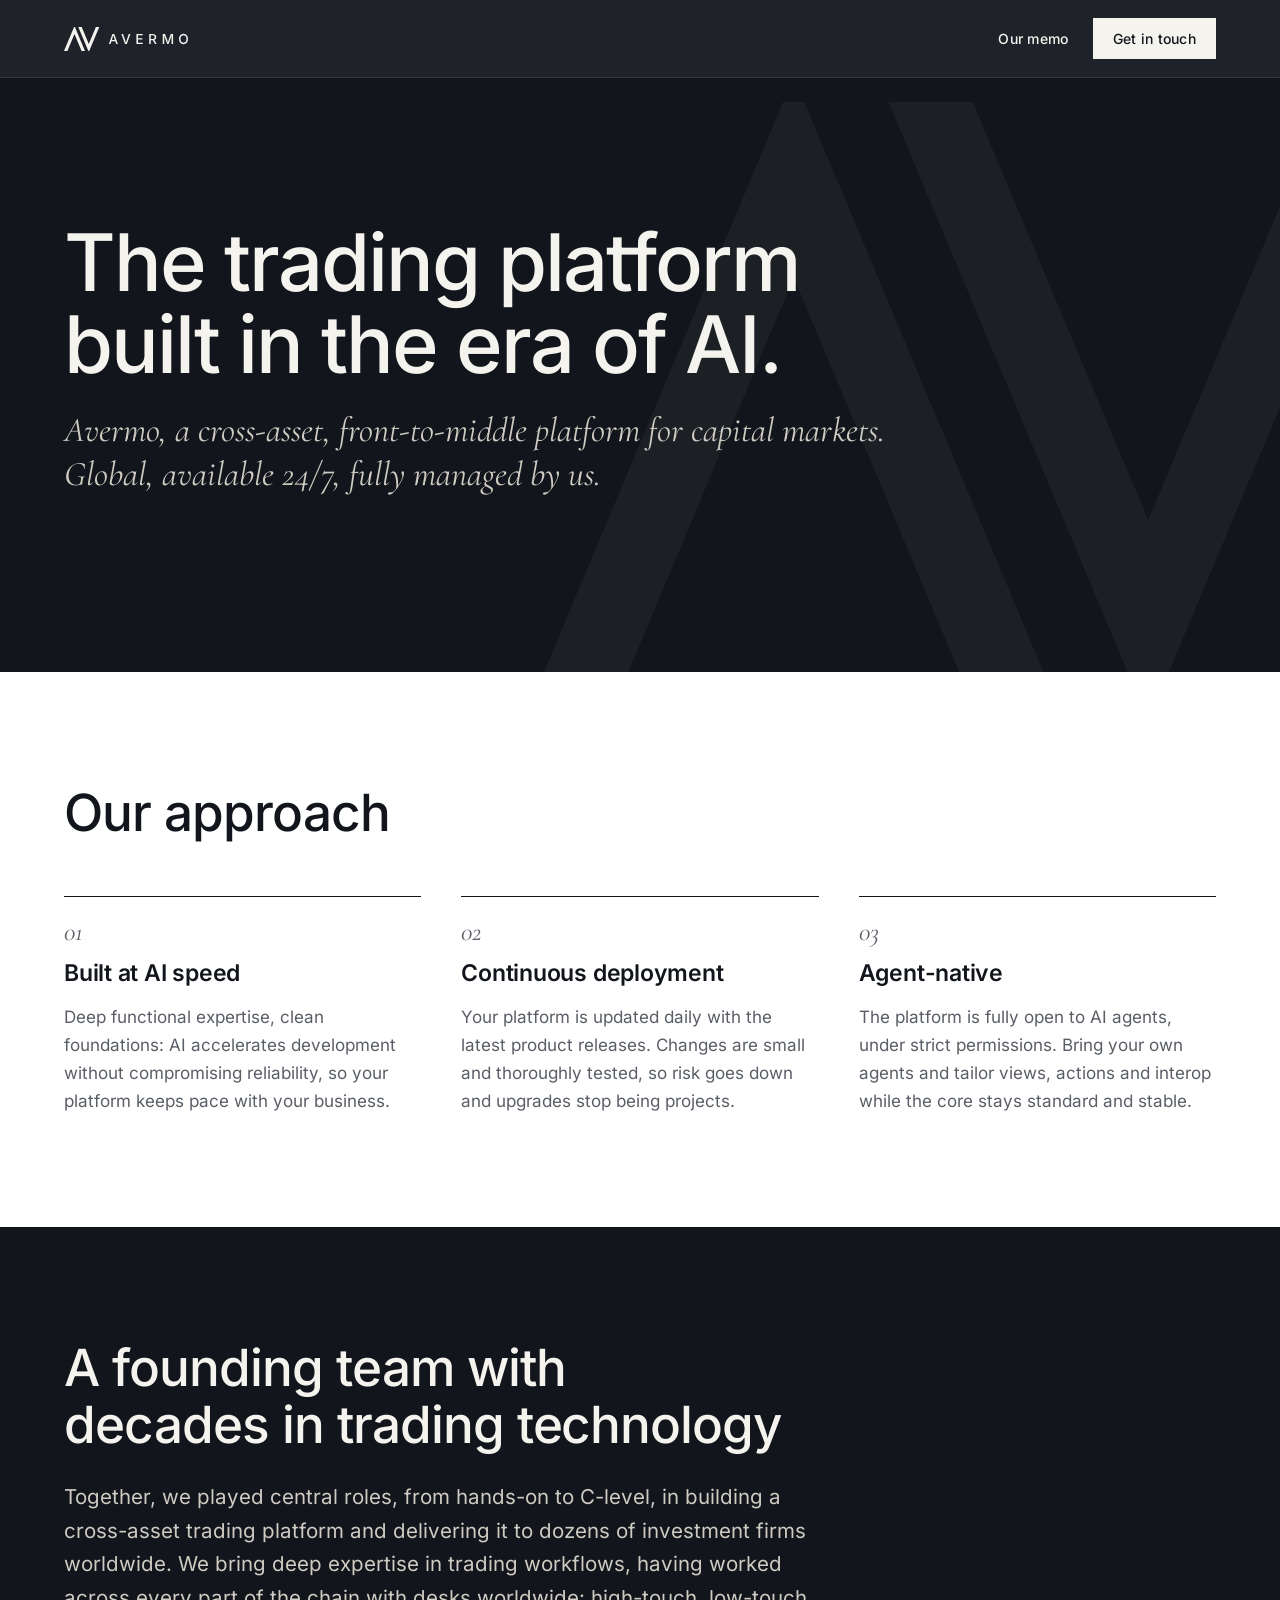
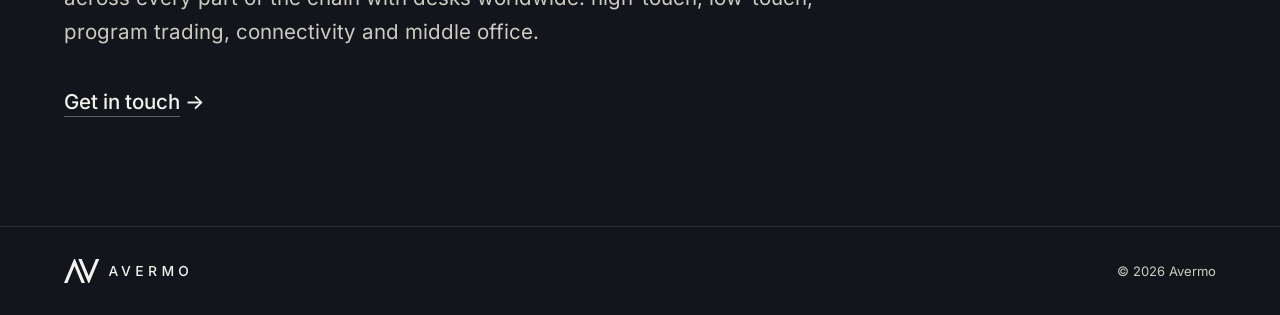
<file: index.html>
<!doctype html>
<html lang="en">
<head>
<meta charset="utf-8">
<meta name="viewport" content="width=device-width, initial-scale=1">
<title>Avermo</title>
<meta name="description" content="Avermo, a cross-asset, front-to-middle platform for capital markets. Global, available 24/7, fully managed by us.">
<link rel="canonical" href="https://avermo.com/">
<meta name="theme-color" content="#12161C">
<meta name="color-scheme" content="only light">
<meta name="darkreader-lock">
<meta property="og:type" content="website">
<meta property="og:site_name" content="Avermo">
<meta property="og:title" content="Avermo">
<meta property="og:description" content="Avermo, a cross-asset, front-to-middle platform for capital markets. Global, available 24/7, fully managed by us.">
<meta property="og:url" content="https://avermo.com/">
<meta property="og:image" content="https://avermo.com/images/og-image.png?v=2">
<meta property="og:image:width" content="1200">
<meta property="og:image:height" content="630">
<meta property="og:image:alt" content="Avermo">
<meta name="twitter:card" content="summary_large_image">
<link rel="icon" href="favicon.ico" sizes="32x32">
<link rel="icon" href="favicon.svg" type="image/svg+xml">
<link rel="apple-touch-icon" href="apple-touch-icon.png">
<link rel="preload" href="fonts/inter.woff" as="font" type="font/woff" crossorigin>
<link rel="preload" href="fonts/cormorant-garamond-italic.woff" as="font" type="font/woff" crossorigin>
<link rel="stylesheet" href="style.css">
</head>
<body id="top">

<header class="topbar">
<div class="wrap">
<a class="brand" href="#top" aria-label="Avermo, back to top">
<img src="images/lockup.svg" alt="" width="730" height="141">
</a>
<nav class="nav" aria-label="Main">
<a class="nav-link" href="memo.html"><span class="wide-only">Our memo</span><span class="narrow-only">Memo</span></a>
<a class="btn" href="mailto:founders@avermo.com">Get in touch</a>
</nav>
</div>
</header>

<main>
<section class="hero">
<img class="hero-mark" src="images/logo.svg" alt="" width="208" height="141">
<div class="wrap">
<h1 class="intro two-lines">The trading platform <br>built in the era of AI.</h1>
<p class="sub serif intro intro-2">Avermo, a cross-asset, front-to-middle platform for capital markets.<br>Global, available 24/7, fully managed by us.</p>
</div>
</section>

<section class="block approach">
<div class="wrap">
<h2 class="reveal">Our approach</h2>
<div class="points">
<article class="point reveal">
<div class="num serif" aria-hidden="true">01</div>
<h3>Built at AI speed</h3>
<p>Deep functional expertise, clean foundations: AI accelerates development without compromising reliability, so your platform keeps pace with your business.</p>
</article>
<article class="point reveal reveal-d1">
<div class="num serif" aria-hidden="true">02</div>
<h3>Continuous deployment</h3>
<p>Your platform is updated daily with the latest product releases. Changes are small and thoroughly tested, so risk goes down and upgrades stop being projects.</p>
</article>
<article class="point reveal reveal-d2">
<div class="num serif" aria-hidden="true">03</div>
<h3>Agent-native</h3>
<p>The platform is fully open to AI agents, under strict permissions. Bring your own agents and tailor views, actions and interop while the core stays standard and stable.</p>
</article>
</div>
</div>
</section>

<section class="block team">
<div class="wrap">
<h2 class="reveal">A founding team with decades in trading technology</h2>
<p class="reveal reveal-d1">Together, we played central roles, from hands-on to C-level, in building a cross-asset trading platform and delivering it to dozens of investment firms worldwide. We bring deep expertise in trading workflows, having worked across every part of the chain with desks worldwide: high-touch, low-touch, program trading, connectivity and middle office.</p>
<a class="text-link reveal reveal-d2" href="mailto:founders@avermo.com">Get in touch<span class="arrow" aria-hidden="true">&nbsp;→</span></a>
</div>
</section>
</main>

<footer class="foot">
<div class="wrap">
<a class="brand" href="#top" aria-label="Avermo, back to top">
<img src="images/lockup.svg" alt="" width="730" height="141">
</a>
<span>© 2026 Avermo</span>
</div>
</footer>

</body>
</html>
</file>
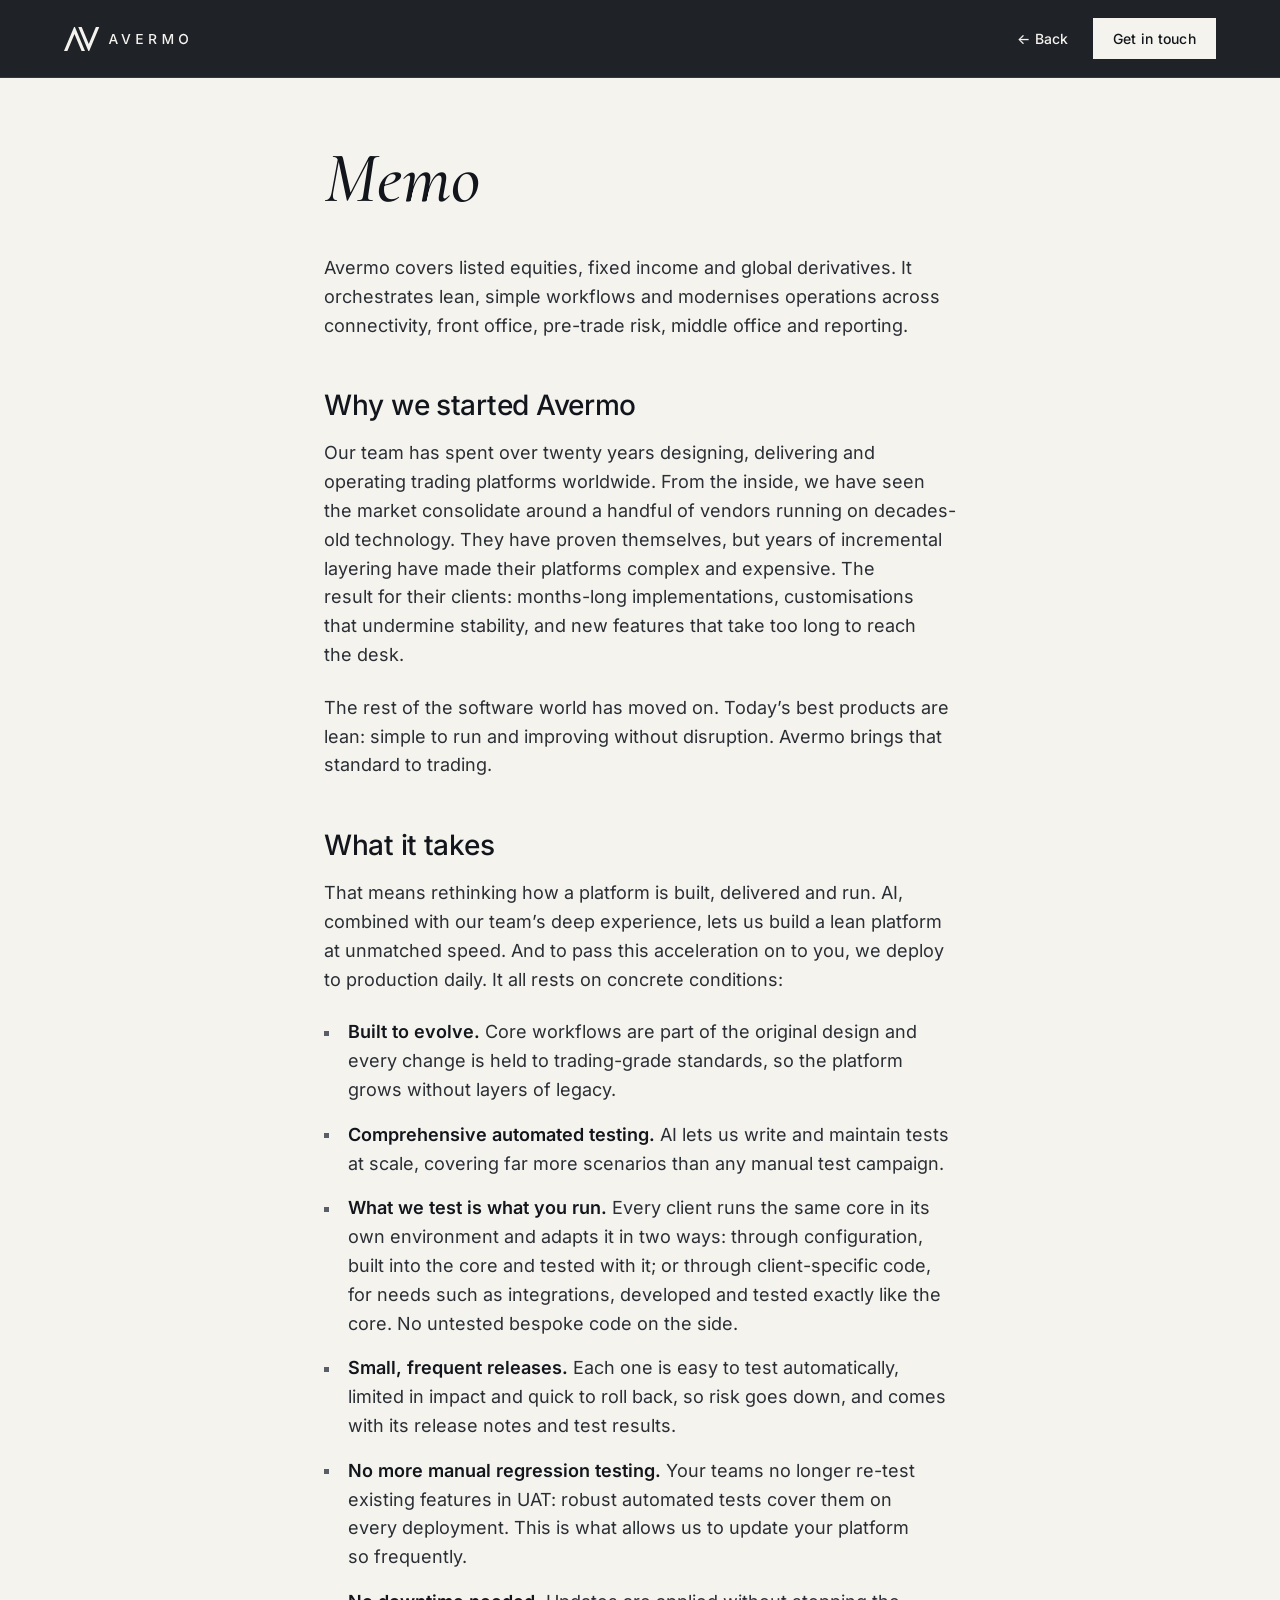
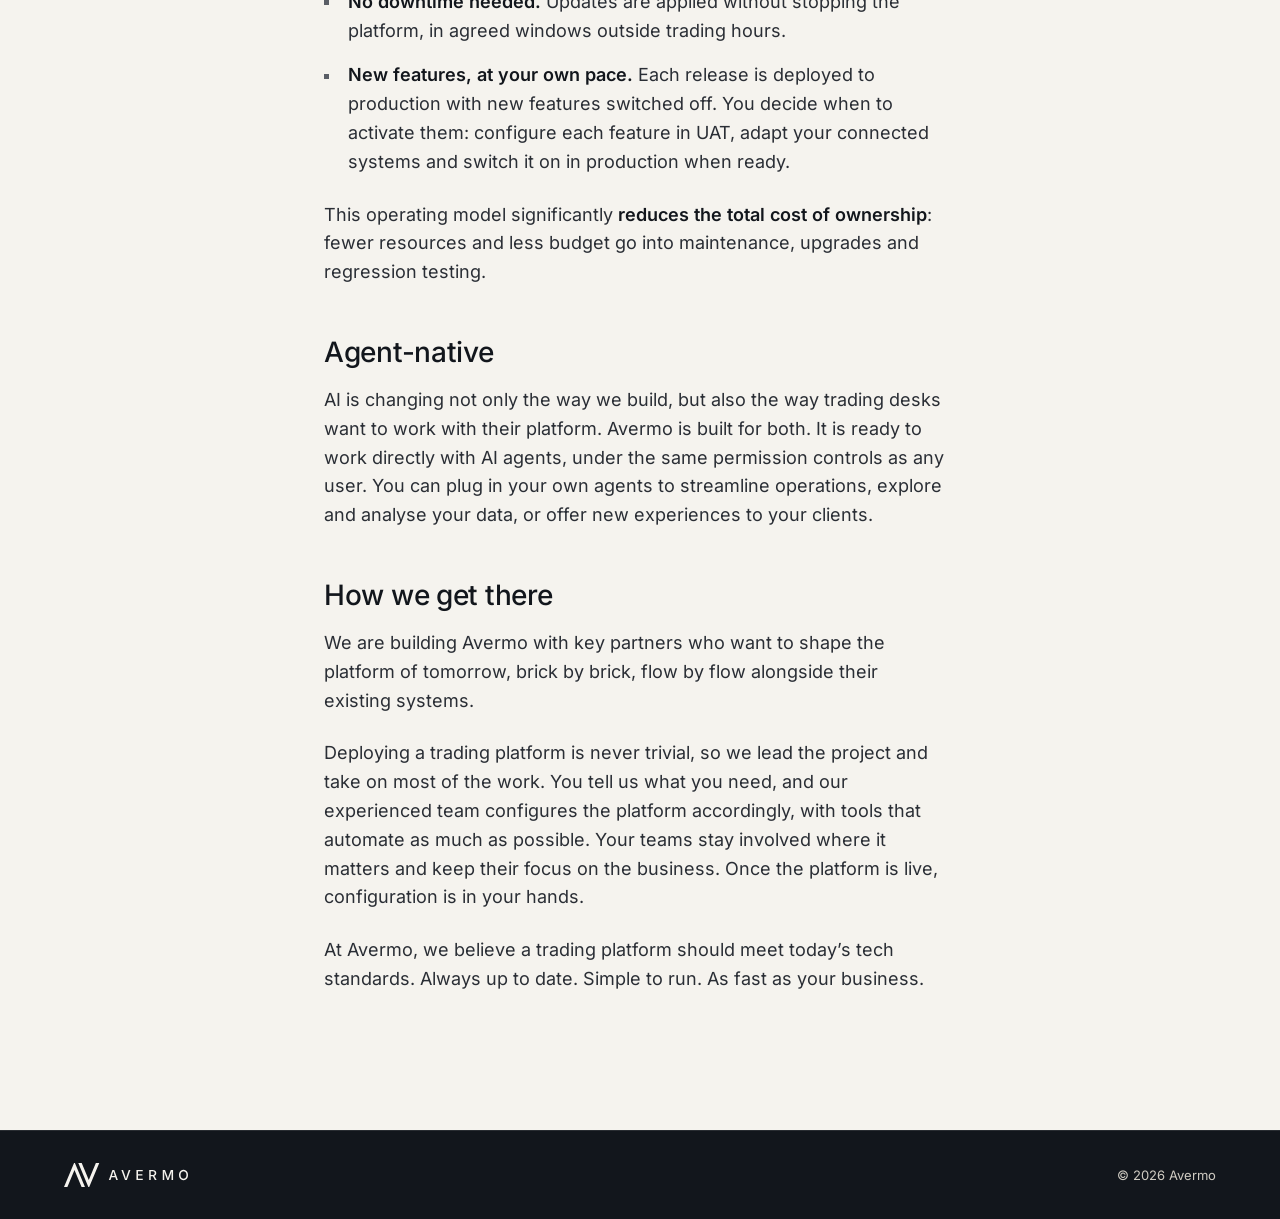
<file: memo.html>
<!doctype html>
<html lang="en">
<head>
<meta charset="utf-8">
<meta name="viewport" content="width=device-width, initial-scale=1">
<title>Memo · Avermo</title>
<meta name="description" content="Why we started Avermo, and how we build, deliver and run a trading platform.">
<link rel="canonical" href="https://avermo.com/memo.html">
<meta name="theme-color" content="#12161C">
<meta name="color-scheme" content="light dark">
<meta name="darkreader-lock">
<meta property="og:type" content="article">
<meta property="og:site_name" content="Avermo">
<meta property="og:title" content="Memo · Avermo">
<meta property="og:description" content="Why we started Avermo, and how we build, deliver and run a trading platform.">
<meta property="og:url" content="https://avermo.com/memo.html">
<meta property="og:image" content="https://avermo.com/images/og-image.png?v=2">
<meta property="og:image:width" content="1200">
<meta property="og:image:height" content="630">
<meta property="og:image:alt" content="Avermo">
<meta name="twitter:card" content="summary_large_image">
<link rel="icon" href="favicon.ico" sizes="32x32">
<link rel="icon" href="favicon.svg" type="image/svg+xml">
<link rel="apple-touch-icon" href="apple-touch-icon.png">
<link rel="preload" href="fonts/inter.woff" as="font" type="font/woff" crossorigin>
<link rel="preload" href="fonts/cormorant-garamond-italic.woff" as="font" type="font/woff" crossorigin>
<link rel="stylesheet" href="style.css">
</head>
<body class="memo-page">

<header class="topbar">
<div class="wrap">
<a class="brand" href="/" aria-label="Avermo, back to the main page">
<img src="images/lockup.svg" alt="" width="730" height="141">
</a>
<nav class="nav" aria-label="Main">
<a class="nav-link" href="/"><span aria-hidden="true">←&nbsp;</span>Back</a>
<a class="btn" href="mailto:founders@avermo.com">Get in touch</a>
</nav>
</div>
</header>

<main>
<article class="memo">
<div class="wrap">
<h1>Memo</h1>
<p>Avermo covers listed equities, fixed income and global derivatives. It orchestrates lean, simple workflows and modernises operations across connectivity, front office, pre-trade risk, middle office and reporting.</p>
<h2>Why we started Avermo</h2>
<p>Our team has spent over twenty years designing, delivering and operating trading platforms worldwide. From the inside, we have seen the market consolidate around a handful of vendors running on decades-old technology. They have proven themselves, but years of incremental layering have made their platforms complex and expensive. The result for their clients: months-long implementations, customisations that undermine stability, and new features that take too long to reach the desk.</p>
<p>The rest of the software world has moved on. Today’s best products are lean: simple to run and improving without disruption. Avermo brings that standard to trading.</p>
<h2>What it takes</h2>
<p>That means rethinking how a platform is built, delivered and run. AI, combined with our team’s deep experience, lets us build a lean platform at unmatched speed. And to pass this acceleration on to you, we deploy to production daily. It all rests on concrete conditions:</p>
<ul class="memo-list">
<li><strong>Built to evolve.</strong> Core workflows are part of the original design and every change is held to trading-grade standards, so the platform grows without layers of legacy.</li>
<li><strong>Comprehensive automated testing.</strong> AI lets us write and maintain tests at scale, covering far more scenarios than any manual test campaign.</li>
<li><strong>What we test is what you run.</strong> Every client runs the same core in its own environment and adapts it in two ways: through configuration, built into the core and tested with it; or through client-specific code, for needs such as integrations, developed and tested exactly like the core. No untested bespoke code on the side.</li>
<li><strong>Small, frequent releases.</strong> Each one is easy to test automatically, limited in impact and quick to roll back, so risk goes down, and comes with its release notes and test results.</li>
<li><strong>No more manual regression testing.</strong> Your teams no longer re-test existing features in UAT: robust automated tests cover them on every deployment. This is what allows us to update your platform so frequently.</li>
<li><strong>No downtime needed.</strong> Updates are applied without stopping the platform, in agreed windows outside trading hours.</li>
<li><strong>New features, at your own pace.</strong> Each release is deployed to production with new features switched off. You decide when to activate them: configure each feature in UAT, adapt your connected systems and switch it on in production when ready.</li>
</ul>
<p>This operating model significantly <strong>reduces the total cost of ownership</strong>: fewer resources and less budget go into maintenance, upgrades and regression testing.</p>
<h2>Agent-native</h2>
<p>AI is changing not only the way we build, but also the way trading desks want to work with their platform. Avermo is built for both. It is ready to work directly with AI agents, under the same permission controls as any user. You can plug in your own agents to streamline operations, explore and analyse your data, or offer new experiences to your clients.</p>
<h2>How we get there</h2>
<p>We are building Avermo with key partners who want to shape the platform of tomorrow, brick by brick, flow by flow alongside their existing systems.</p>
<p>Deploying a trading platform is never trivial, so we lead the project and take on most of the work. You tell us what you need, and our experienced team configures the platform accordingly, with tools that automate as much as possible. Your teams stay involved where it matters and keep their focus on the business. Once the platform is live, configuration is in your hands.</p>
<p>At Avermo, we believe a trading platform should meet today’s tech standards. Always up to date. Simple to run. As fast as your business.</p>
</div>
</article>
</main>

<footer class="foot">
<div class="wrap">
<a class="brand" href="/" aria-label="Avermo, back to the main page">
<img src="images/lockup.svg" alt="" width="730" height="141">
</a>
<span>© 2026 Avermo</span>
</div>
</footer>

</body>
</html>
</file>
<file: style.css>
/* ==========================================================================
   Avermo: shared stylesheet
   1. Fonts   2. Tokens   3. Base   4. Components   5. Home page
   6. Memo page   7. Error page   8. Responsive   9. Motion   10. Print
   ========================================================================== */

/* 1. Fonts: self-hosted (SIL OFL, licences in fonts/), Latin subset, variable weight */
@font-face{font-family:'Inter';src:url(fonts/inter.woff) format('woff');font-weight:400 600;font-style:normal;font-display:swap}
@font-face{font-family:'Cormorant Garamond';src:url(fonts/cormorant-garamond-italic.woff) format('woff');font-weight:400 500;font-style:italic;font-display:swap}

/* 2. Tokens */
:root{
--ink:#12161C;--cream:#F5F3EE;--white:#FFFFFF;--slate:#5A5E66;--sand:#CFCBC2;--text:#2A2E35;
--bar:rgba(18,22,28,.94);          /* ink at 94%: the sticky bar shows what scrolls under it */
--rule-dark:rgba(245,243,238,.1);  /* hairline on dark backgrounds */
--underline:rgba(245,243,238,.35); /* resting underline of text links on dark */
--font-sans:'Inter',system-ui,sans-serif;
--font-serif:'Cormorant Garamond',Georgia,serif;
}

/* 3. Base */
*{box-sizing:border-box}
body{margin:0;background:var(--white);color:var(--ink);font-family:var(--font-sans);-webkit-font-smoothing:antialiased}
h1,h2,h3{margin:0;font-weight:500;text-wrap:balance}
p,li{text-wrap:pretty}
::selection{background:var(--ink);color:var(--cream)}
:focus-visible{outline:2px solid currentColor;outline-offset:3px}
.wrap{max-width:1200px;margin:0 auto;padding-left:24px;padding-right:24px}
.serif{font-family:var(--font-serif);font-style:italic}

/* 4. Components */
/* official lockup file (images/lockup.svg, from the brand kit); 24px high = 124px wide, the minimum lockup size */
.brand{display:flex;align-items:center;text-decoration:none;color:var(--cream)}
.brand img{display:block;height:24px;width:auto}

.topbar{position:sticky;top:0;z-index:10;background:var(--bar);backdrop-filter:blur(8px);-webkit-backdrop-filter:blur(8px);border-bottom:1px solid var(--rule-dark)}
.topbar .wrap{display:flex;align-items:center;justify-content:space-between;gap:16px;padding-top:18px;padding-bottom:18px}
.nav{display:flex;align-items:center;gap:24px}
.nav-link{color:var(--cream);text-decoration:none;font-size:14px;font-weight:500;letter-spacing:.02em;padding:12px 0;white-space:nowrap}
.nav-link:hover{text-decoration:underline;text-underline-offset:5px}
.narrow-only{display:none}

.btn{color:var(--ink);background:var(--cream);text-decoration:none;font-size:14px;font-weight:500;letter-spacing:.02em;padding:12px 20px;transition:background .2s;white-space:nowrap}
.btn:hover{background:var(--white)}
.btn:focus-visible{outline-color:var(--cream)}

/* quiet closing link: thin underline that firms up on hover, arrow nudges right */
.text-link{align-self:flex-start;margin-top:12px;color:var(--cream);font-size:clamp(18px,1.6vw,21px);font-weight:500;text-decoration:underline;text-decoration-thickness:1px;text-underline-offset:7px;text-decoration-color:var(--underline);transition:text-decoration-color .2s}
.text-link .arrow{display:inline-block;transition:transform .2s}
.text-link:hover{text-decoration-color:var(--cream)}
.text-link:hover .arrow{transform:translateX(4px)}

.foot{background:var(--ink);color:var(--sand);font-size:13px;border-top:1px solid var(--rule-dark)}
.foot .wrap{display:flex;flex-wrap:wrap;align-items:center;justify-content:space-between;gap:16px;padding-top:32px;padding-bottom:32px}

/* 5. Home page */
.hero{position:relative;overflow:hidden;background:var(--ink);color:var(--cream)}
.hero .wrap{position:relative;z-index:1;padding-top:144px;padding-bottom:176px;display:flex;flex-direction:column;gap:24px}
.hero-mark{position:absolute;right:-10%;bottom:-4%;height:100%;width:auto;opacity:.045;pointer-events:none}
.hero h1{font-size:clamp(42px,6.2vw,86px);line-height:1.03;letter-spacing:-.025em;max-width:14ch}
.hero h1.two-lines{max-width:none}
.sub{margin:0;font-size:clamp(26px,2.7vw,36px);line-height:1.25;color:var(--sand);max-width:28em;text-wrap:balance}

.block .wrap{padding-top:112px;padding-bottom:112px;display:flex;flex-direction:column}
.block h2{font-size:clamp(32px,4vw,52px);line-height:1.1;letter-spacing:-.02em}

.approach .wrap{gap:56px}
.points{display:grid;grid-template-columns:1fr;gap:48px}
.point{min-width:0;border-top:1px solid var(--ink);padding-top:22px;display:flex;flex-direction:column;gap:14px}
.num{font-size:26px;line-height:1;color:var(--slate)}
.point h3{font-size:23px;line-height:1.3;font-weight:600;letter-spacing:-.01em}
.point p{margin:0;font-size:17px;line-height:1.65;color:var(--slate)}

.team{background:var(--ink);color:var(--cream)}
.team .wrap{gap:28px}
.team p{margin:0;font-size:clamp(18px,1.6vw,21px);line-height:1.65;color:var(--sand);max-width:60ch}

/* 6. Memo page */
.memo-page{background:var(--cream)}
.memo .wrap{max-width:680px;padding-top:64px;padding-bottom:112px}
.memo h1{margin-bottom:40px;font-family:var(--font-serif);font-style:italic;font-size:clamp(52px,6vw,72px);line-height:1}
.memo h2{margin:48px 0 16px;font-size:clamp(24px,2.2vw,28px);line-height:1.25;letter-spacing:-.01em}
.memo h1 + h2{margin-top:0}
.memo p{margin:0 0 24px;font-size:18px;line-height:1.6;color:var(--text)}
.memo-list{list-style:none;margin:0 0 24px;padding:0}
.memo-list li{margin:0 0 16px;padding-left:24px;font-size:18px;line-height:1.6;color:var(--text)}
/* small square marker, inline so it follows the first line; centred on the lowercase height */
.memo-list li::before{content:'';display:inline-block;width:5px;height:5px;margin-left:-24px;margin-right:19px;vertical-align:.15em;background:var(--slate)}
.memo strong{font-weight:600;color:var(--ink)}

/* Dark version of the memo, only on screens whose device is set to dark mode
   (memo.html declares color-scheme "light dark"; the other pages stay light) */
@media screen and (prefers-color-scheme:dark){
.memo-page{background:var(--ink)}
.memo h1,.memo h2,.memo strong{color:var(--cream)}
.memo p,.memo-list li{color:var(--sand)}
.memo-list li::before{background:var(--sand)}
.memo-page ::selection{background:var(--cream);color:var(--ink)}
}

/* 7. Error page (404): the dark hero fills the screen between bar and footer */
.error-page{display:flex;flex-direction:column;min-height:100vh;min-height:100svh}
.error-page main{flex:1;display:flex}
.error-page .hero{flex:1;display:flex;align-items:center}
.error-page .hero .wrap{width:100%;padding-top:96px;padding-bottom:96px}
.error-code{margin:0;font-size:26px;line-height:1;color:var(--sand)}

/* 8. Responsive */
@media (min-width:900px){
.points{grid-template-columns:repeat(3,1fr);gap:40px}
}
@media (max-width:640px){
.nav{gap:16px}
.btn{padding:11px 14px}
.hero-mark{height:70%;right:-30%;bottom:-8%}
.two-lines br{display:none}
.block .wrap{padding-top:72px;padding-bottom:72px}
.memo .wrap{padding-top:44px}
.memo p,.memo-list li{font-size:17px}
}
@media (max-width:420px){
.wide-only{display:none}
.narrow-only{display:inline}
}
@media (max-width:360px){
.nav{gap:12px}
.btn{padding:10px 12px}
}
/* smallest phones: narrower gutter so the 124px lockup, memo link and button fit on one line */
@media (max-width:340px){
.wrap{padding-left:16px;padding-right:16px}
}

/* 9. Motion: only when the visitor has not asked for reduced motion */
@keyframes rise{from{opacity:0;transform:translateY(12px)}to{opacity:1;transform:none}}
@media (prefers-reduced-motion:no-preference){
html{scroll-behavior:smooth}
.intro{animation:rise .9s cubic-bezier(.2,.7,.2,1) both}
.intro-2{animation-delay:.15s}
@supports (animation-timeline:view()){
.reveal{animation:rise linear both;animation-timeline:view();animation-range:entry 0% entry 85%}
.reveal-d1{animation-range:entry 15% entry 100%}
.reveal-d2{animation-range:entry 30% entry 100%}
}
}

/* 10. Print: browsers drop backgrounds, so dark sections are set in ink on paper */
@media print{
.intro,.reveal{animation:none !important}
.topbar{position:static;background:none;border:0;backdrop-filter:none;-webkit-backdrop-filter:none}
.topbar .wrap{padding-top:0;padding-bottom:0}
.brand{color:var(--ink)}
.brand img{filter:invert(1)}
.nav,.foot,.hero-mark,.text-link{display:none}
.hero,.team,.memo-page{background:none;color:var(--ink)}
.sub,.team p{color:var(--text)}
.hero .wrap,.block .wrap{padding-top:48px;padding-bottom:0}
.memo .wrap{padding-top:48px;padding-bottom:0}
.memo-list li::before{-webkit-print-color-adjust:exact;print-color-adjust:exact}
h2,h3{break-after:avoid}
.point,.memo-list li{break-inside:avoid}
}
</file>
